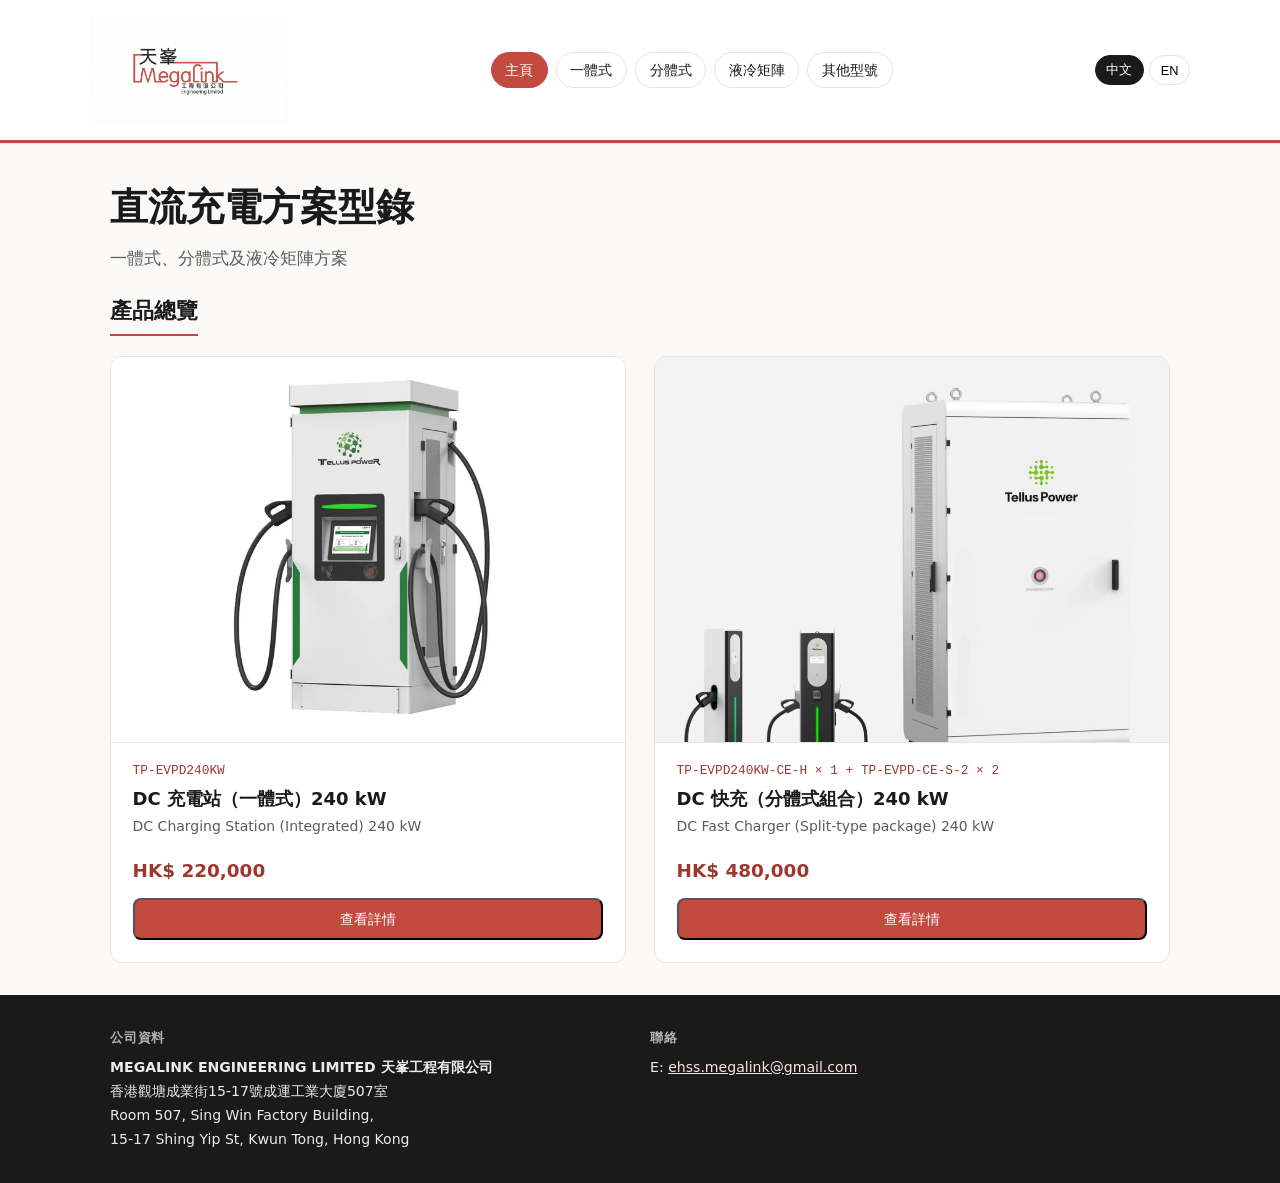
<file: index.html>
<!DOCTYPE html>
<html lang="zh-Hant" data-lang="zh">
  <head>
    <meta charset="utf-8" />
    <meta name="viewport" content="width=device-width, initial-scale=1" />
    <title>直流充電方案型錄 | MEGALINK ENGINEERING LIMITED</title>
    <meta name="description" content="240kW DC charging solutions with integrated, split-type and liquid matrix models." />
    <link rel="stylesheet" href="styles.css" />
    <link rel="icon" href="assets/logo.png" type="image/png" />
  </head>
  <body>
    <header class="site-header">
      <div class="wrap header-inner">
        <a class="logo-wrap" href="index.html" aria-label="MEGALINK ENGINEERING LIMITED 首頁">
          <img src="assets/logo.png" alt="MEGALINK ENGINEERING LIMITED 天峯工程有限公司標誌" />
        </a>
        <nav class="top-nav" aria-label="主選單">
          <button class="nav-link active" type="button" data-tab-target="tab-home"><span class="lang-zh">主頁</span><span class="lang-en">Home</span></button>
          <button class="nav-link" type="button" data-tab-target="tab-integrated"><span class="lang-zh">一體式</span><span class="lang-en">Integrated</span></button>
          <button class="nav-link" type="button" data-tab-target="tab-split"><span class="lang-zh">分體式</span><span class="lang-en">Split Type</span></button>
          <button class="nav-link" type="button" data-tab-target="tab-liquid-matrix"><span class="lang-zh">液冷矩陣</span><span class="lang-en">Liquid Matrix</span></button>
          <button class="nav-link" type="button" data-tab-target="tab-other"><span class="lang-zh">其他型號</span><span class="lang-en">Other models</span></button>
        </nav>
        <div class="lang-switch" aria-label="Language switch">
          <button class="lang-btn active" type="button" data-lang-choice="zh">中文</button>
          <button class="lang-btn" type="button" data-lang-choice="en">EN</button>
        </div>
      </div>
    </header>

    <main class="wrap tab-shell">
      <section class="tab-panel active" id="tab-home">
        <div class="hero hero-home">
        <h1>
          <span class="lang-zh">直流充電方案型錄</span>
          <span class="lang-en">DC Charging Solutions Catalogue</span>
        </h1>
        <p class="hero-en">
          <span class="lang-zh">一體式、分體式及液冷矩陣方案</span>
          <span class="lang-en">Integrated, split-type and liquid matrix systems</span>
        </p>
        </div>
        <h2 class="section-title">
          <span class="lang-zh">產品總覽</span>
          <span class="lang-en">Product overview</span>
        </h2>
        <div class="catalog-grid">
          <article class="product-card">
            <figure class="product-photo">
              <img src="catalog/images/dc240-integrated.jpeg" alt="DC 充電站（一體式）TP-EVPD240KW 240kW" />
            </figure>
            <div class="product-body">
              <p class="model">TP-EVPD240KW</p>
              <h3>DC 充電站（一體式）240 kW</h3>
              <p class="product-subtitle">DC Charging Station (Integrated) 240 kW</p>
              <p class="price-tag">HK$ 220,000</p>
              <button class="btn" type="button" data-tab-target="tab-integrated"><span class="lang-zh">查看詳情</span><span class="lang-en">View details</span></button>
            </div>
          </article>

          <article class="product-card">
            <figure class="product-photo">
              <img src="catalog/images/dc240-split-type.png" alt="DC 快充（分體式組合）240kW" />
            </figure>
            <div class="product-body">
              <p class="model">TP-EVPD240KW-CE-H × 1 + TP-EVPD-CE-S-2 × 2</p>
              <h3>DC 快充（分體式組合）240 kW</h3>
              <p class="product-subtitle">DC Fast Charger (Split-type package) 240 kW</p>
              <p class="price-tag">HK$ 480,000</p>
              <button class="btn" type="button" data-tab-target="tab-split"><span class="lang-zh">查看詳情</span><span class="lang-en">View details</span></button>
            </div>
          </article>
        </div>
      </section>

      <section id="tab-integrated" class="tab-panel info-section">
        <h2 class="section-title section-title--flush"><span class="lang-zh">一體式規格</span><span class="lang-en">Integrated specs</span></h2>
        <div class="spec-layout">
          <figure class="product-photo spec-photo">
            <img src="catalog/images/dc240-integrated.jpeg" alt="DC 充電站（一體式）TP-EVPD240KW 240kW" />
          </figure>
          <ul class="detail-list spec-list">
            <li><span class="detail-label">型號 Model</span><span class="detail-value">TP-EVPD240KW</span></li>
            <li><span class="detail-label">價錢 Price</span><span class="detail-value">HK$ 220,000</span></li>
            <li><span class="detail-label">輸入電壓 Input voltage</span><span class="detail-value">380/400 V AC ±15%, 50/60 Hz</span></li>
            <li><span class="detail-label">輸入電流 Input current</span><span class="detail-value">400 A</span></li>
            <li><span class="detail-label">輸出電壓 Output voltage</span><span class="detail-value">150 ~ 1000 V DC</span></li>
            <li><span class="detail-label">最大輸出電流 Max output current</span><span class="detail-value">CCS2: 350 A</span></li>
            <li><span class="detail-label">接頭數量 Connectors</span><span class="detail-value">2</span></li>
            <li><span class="detail-label">效率 Efficiency</span><span class="detail-value">>=96% at nominal output power</span></li>
            <li><span class="detail-label">尺寸 Dimensions</span><span class="detail-value">1218 × 966 × 1960 mm</span></li>
            <li><span class="detail-label">重量 Weight</span><span class="detail-value">580 kg</span></li>
            <li><span class="detail-label">防護等級 Protection</span><span class="detail-value">IP54, IK10 (screen excluded)</span></li>
            <li><span class="detail-label">通訊 Communication</span><span class="detail-value">Ethernet, Wi‑Fi, 4G / OCPP 1.6J (2.0.1 optional)</span></li>
            <li><span class="detail-label">操作溫度 Operating temp</span><span class="detail-value">-20°C ~ 50°C</span></li>
            <li><span class="detail-label">交期 Lead time</span><span class="detail-value">30–45 working days</span></li>
          </ul>
        </div>
      </section>

      <section id="tab-split" class="tab-panel info-section">
        <h2 class="section-title section-title--flush"><span class="lang-zh">分體式規格</span><span class="lang-en">Split-type specs</span></h2>
        <div class="spec-layout">
          <figure class="product-photo spec-photo">
            <img src="catalog/images/dc240-split-type.png" alt="DC 快充（分體式組合）240kW" />
          </figure>
          <ul class="detail-list spec-list">
            <li><span class="detail-label">型號 Model</span><span class="detail-value">TP-EVPD240KW-CE-H × 1 + TP-EVPD-CE-S-2 × 2</span></li>
            <li><span class="detail-label">價錢 Price</span><span class="detail-value">HK$ 480,000</span></li>
            <li><span class="detail-label">主機功率 Main power</span><span class="detail-value">240 kW</span></li>
            <li><span class="detail-label">輸入電壓 Input voltage</span><span class="detail-value">380/400 V AC, 50/60 Hz</span></li>
            <li><span class="detail-label">輸入電流 Input current</span><span class="detail-value">380 A</span></li>
            <li><span class="detail-label">輸出電壓 Output voltage</span><span class="detail-value">150 ~ 1000 V DC</span></li>
            <li><span class="detail-label">最大輸出電流 Max output current</span><span class="detail-value">800 A (main cabinet)</span></li>
            <li><span class="detail-label">最多輸出端 Max outputs</span><span class="detail-value">Up to 4 outputs</span></li>
            <li><span class="detail-label">主機尺寸 Dimensions</span><span class="detail-value">1000 × 950 × 2000 mm</span></li>
            <li><span class="detail-label">主機重量 Weight</span><span class="detail-value">669.5 kg</span></li>
            <li><span class="detail-label">分配終端 Dispenser</span><span class="detail-value">Dual connector dispenser × 2</span></li>
            <li><span class="detail-label">終端最大輸出電流 Dispenser current</span><span class="detail-value">CCS2: 350 A</span></li>
            <li><span class="detail-label">防護等級 Protection</span><span class="detail-value">IP54, IK10 (screen excluded)</span></li>
            <li><span class="detail-label">操作溫度 Operating temp</span><span class="detail-value">-25°C ~ 50°C</span></li>
            <li><span class="detail-label">交期 Lead time</span><span class="detail-value">45–60 working days</span></li>
          </ul>
        </div>
      </section>

      <section id="tab-other" class="tab-panel info-section">
        <h2 class="section-title section-title--flush"><span class="lang-zh">其他產品型號</span><span class="lang-en">Other product models</span></h2>
        <div class="catalog-grid other-grid">
          <article class="product-card">
            <figure class="product-photo"><img src="catalog/images/liquid-matrix.png" alt="液冷矩陣系統產品圖" /></figure>
            <div class="product-body">
              <p class="model">Liquid Cooling Matrix</p>
              <h3>液冷矩陣</h3>
              <p class="product-subtitle">Distributed charger system with liquid cooling dispensers</p>
              <button class="btn" type="button" data-tab-target="tab-liquid-matrix"><span class="lang-zh">查看詳情</span><span class="lang-en">View details</span></button>
            </div>
          </article>
          <article class="product-card">
            <figure class="product-photo"><img src="catalog/images/spec_0_0.jpeg" alt="200kW 及 240kW 一體式產品圖" /></figure>
            <div class="product-body">
              <p class="model">Integrated Series</p>
              <h3>一體式 200 - 240 kW</h3>
              <p class="product-subtitle">Floor mounted, dual connector</p>
              <button class="btn" type="button" data-other-target="other-integrated"><span class="lang-zh">查看詳情</span><span class="lang-en">View details</span></button>
            </div>
          </article>
          <article class="product-card">
            <figure class="product-photo"><img src="catalog/images/spec_2_0.jpeg" alt="240–480kW 分體式主機及分配終端產品圖" /></figure>
            <div class="product-body">
              <p class="model">Distributed 240–480 kW</p>
              <h3>分體式 240–480 kW 系列</h3>
              <p class="product-subtitle">Main power cabinet + dispenser</p>
              <button class="btn" type="button" data-other-target="other-240-480"><span class="lang-zh">查看詳情</span><span class="lang-en">View details</span></button>
            </div>
          </article>
          <article class="product-card">
            <figure class="product-photo"><img src="catalog/images/spec_4_0.jpeg" alt="600–1200kW 分體式主機及液冷終端產品圖" /></figure>
            <div class="product-body">
              <p class="model">Distributed 600–1200 kW</p>
              <h3>分體式 600–1200 kW 系列</h3>
              <p class="product-subtitle">Supports CCS2 dispenser and liquid cooling option</p>
              <button class="btn" type="button" data-other-target="other-600-1200"><span class="lang-zh">查看詳情</span><span class="lang-en">View details</span></button>
            </div>
          </article>
        </div>
        <div class="other-details">
          <article id="other-integrated" class="other-detail active">
            <h3>一體式 Integrated (200 - 240 kW)</h3>
            <ul class="detail-list spec-list">
              <li><span class="detail-label">型號 Model</span><span class="detail-value">TP-EVPD200KW, TP-EVPD240KW</span></li>
              <li><span class="detail-label">類型 Type</span><span class="detail-value">Dual connector, floor mounted</span></li>
              <li><span class="detail-label">輸入電壓 Input voltage</span><span class="detail-value">380/400 V AC (±15%), 50/60 Hz</span></li>
              <li><span class="detail-label">輸入電流 Input current</span><span class="detail-value">335 A (200kW) / 400 A (240kW)</span></li>
              <li><span class="detail-label">功率因數 Power factor</span><span class="detail-value">>=0.98 @ 50% ~ 100% output power</span></li>
              <li><span class="detail-label">效率 Efficiency</span><span class="detail-value">>=96% at nominal output power</span></li>
              <li><span class="detail-label">THD</span><span class="detail-value"><5% @ 50% ~ 100% full load output power</span></li>
              <li><span class="detail-label">共通輸出範圍</span><span class="detail-value">150 ~ 1000 V DC</span></li>
              <li><span class="detail-label">最大輸出電流 Max output current</span><span class="detail-value">CCS2: 350 A | GBT: 350 A | CHAdeMO: 200 A</span></li>
              <li><span class="detail-label">接頭規格 Connector</span><span class="detail-value">CCS2 / GBT / CHAdeMO options</span></li>
              <li><span class="detail-label">接頭數量 Connectors quantity</span><span class="detail-value">2</span></li>
              <li><span class="detail-label">螢幕 Display</span><span class="detail-value">10 inch LCD touch screen</span></li>
              <li><span class="detail-label">認證/支付 Auth & payment</span><span class="detail-value">RFID, MAC authentication, QR code, credit card (optional)</span></li>
              <li><span class="detail-label">尺寸 Dimension</span><span class="detail-value">1218 x 966 x 1960 mm</span></li>
              <li><span class="detail-label">重量 Weight</span><span class="detail-value">540 kg (200kW) / 580 kg (240kW)</span></li>
              <li><span class="detail-label">線長 Cable length</span><span class="detail-value">CCS2 / GBT / CHAdeMO: 5 m</span></li>
              <li><span class="detail-label">通訊 Communication</span><span class="detail-value">Ethernet, Wi‑Fi, 4G; OCPP 1.6J (2.0.1 optional)</span></li>
              <li><span class="detail-label">環境 Environment</span><span class="detail-value">-20°C ~ 50°C, altitude <=2000m, humidity 5%~95%</span></li>
              <li><span class="detail-label">防護與標準</span><span class="detail-value">IP54, IK10, CE; IEC 61851-1/23/21-2</span></li>
            </ul>
          </article>
          <article id="other-240-480" class="other-detail">
            <h3>分體式 Distributed (240–480 kW)</h3>
            <ul class="detail-list spec-list">
              <li><span class="detail-label">主機型號 Models</span><span class="detail-value">TP-EVPD240KW-CE-H / 250KW-CE-H / 300KW-CE-H / 360KW-CE-H / 480KW-CE-H</span></li>
              <li><span class="detail-label">分配終端 Dispenser</span><span class="detail-value">TP-EVPD-CE-S</span></li>
              <li><span class="detail-label">輸入電壓 Input voltage</span><span class="detail-value">380/400 V AC, 50/60 Hz</span></li>
              <li><span class="detail-label">供電系統</span><span class="detail-value">L1+L2+L3+N+PE, TN/TT</span></li>
              <li><span class="detail-label">輸入電流 Input current</span><span class="detail-value">380 A / 400 A / 470 A / 2x300 A / 2x380 A</span></li>
              <li><span class="detail-label">功率因數/THD</span><span class="detail-value">Power factor >0.98 @ full load, THD <5%</span></li>
              <li><span class="detail-label">輸出電壓 Output voltage</span><span class="detail-value">150 ~ 1000 V DC</span></li>
              <li><span class="detail-label">最大輸出電流</span><span class="detail-value">800 A / 900 A / 1000 A / 1200 A / 1400 A</span></li>
              <li><span class="detail-label">效率 Efficiency</span><span class="detail-value">>=96% at nominal output power</span></li>
              <li><span class="detail-label">最多輸出端</span><span class="detail-value">Up to 4 outputs</span></li>
              <li><span class="detail-label">主機尺寸</span><span class="detail-value">240~300kW: 1000 x 950 x 2000 mm; 360~480kW: 1180 x 1100 x 2000 mm</span></li>
              <li><span class="detail-label">主機重量</span><span class="detail-value">669.5 / 689.5 / 709.5 / 749.5 / 769.5 kg</span></li>
              <li><span class="detail-label">通訊協議</span><span class="detail-value">OCPP 1.6J (OCPP 2.0.1 optional)</span></li>
              <li><span class="detail-label">防護與環境</span><span class="detail-value">IP54, IK10; -25°C ~ 50°C; altitude <=2000m</span></li>
            </ul>
          </article>
          <article id="other-600-1200" class="other-detail">
            <h3>分體式 Distributed (600–1200 kW)</h3>
            <ul class="detail-list spec-list">
              <li><span class="detail-label">主機型號 Models</span><span class="detail-value">TP-EVPD600KW-CE-H / 720KW-CE-H / 800KW-CE-H / 960KW-CE-H / 1200KW-CE-H</span></li>
              <li><span class="detail-label">分配終端</span><span class="detail-value">TP-EVPD-CE-S, TP-EVPD-CE-S-L (liquid cooling)</span></li>
              <li><span class="detail-label">輸入電壓 Input voltage</span><span class="detail-value">380/400 V AC ±15%, 50/60 Hz</span></li>
              <li><span class="detail-label">供電系統</span><span class="detail-value">L1+L2+L3+N+PE, TN/TT</span></li>
              <li><span class="detail-label">輸入電流 Input current</span><span class="detail-value">2x465 / 2x558 / 3x413 / 3x496 / 4x465 A</span></li>
              <li><span class="detail-label">輸出電壓 Output voltage</span><span class="detail-value">150 ~ 1000 V DC</span></li>
              <li><span class="detail-label">最大輸出電流</span><span class="detail-value">2000 A / 2400 A / 2660 A / 3200 A / 3990 A</span></li>
              <li><span class="detail-label">最大終端支援</span><span class="detail-value">6 to 12 connectors (by model)</span></li>
              <li><span class="detail-label">效率 / 功率因數</span><span class="detail-value">>=96% efficiency, power factor >0.98, THD <5%</span></li>
              <li><span class="detail-label">網絡通訊</span><span class="detail-value">Ethernet, Wi‑Fi, 4G; OCPP 1.6J (2.0.1 optional)</span></li>
              <li><span class="detail-label">主機尺寸</span><span class="detail-value">2100 x 1314 x 2270 mm</span></li>
              <li><span class="detail-label">主機重量</span><span class="detail-value">1212 / 1292 / 1212 / 1292 / 1412 kg</span></li>
              <li><span class="detail-label">冷卻與防護</span><span class="detail-value">Forced air-cooling, IP54, -25°C ~ 50°C</span></li>
              <li><span class="detail-label">備註 Note</span><span class="detail-value">實際方案可按項目需求提供書面報價。 Written quotation is available based on project requirements.</span></li>
            </ul>
          </article>
          <article id="other-liquid-matrix" class="other-detail">
            <h3>液冷矩陣 Liquid Cooling Matrix</h3>
            <ul class="detail-list spec-list">
              <li><span class="detail-label">系統定位 System</span><span class="detail-value">Distributed Charger System (high-power matrix architecture)</span></li>
              <li><span class="detail-label">主機型號 Models</span><span class="detail-value">TP-EVPD600KW-CE-H / 720KW-CE-H / 800KW-CE-H / 960KW-CE-H / 1200KW-CE-H</span></li>
              <li><span class="detail-label">液冷終端 Liquid-cooled dispenser</span><span class="detail-value">TP-EVPD-CE-S-L</span></li>
              <li><span class="detail-label">一般終端 Standard dispenser</span><span class="detail-value">TP-EVPD-CE-S</span></li>
              <li><span class="detail-label">輸出電壓 Output voltage</span><span class="detail-value">150 ~ 1000 V DC</span></li>
              <li><span class="detail-label">最大輸出電流 Matrix range</span><span class="detail-value">2000 A to 3990 A (by cabinet model)</span></li>
              <li><span class="detail-label">最大終端支援</span><span class="detail-value">Up to 12 connectors (model dependent)</span></li>
              <li><span class="detail-label">冷卻方式 Cooling</span><span class="detail-value">Forced air-cooling cabinet + liquid-cooling dispenser option</span></li>
              <li><span class="detail-label">通訊與協議</span><span class="detail-value">Ethernet / Wi‑Fi / 4G, OCPP 1.6J (2.0.1 optional)</span></li>
              <li><span class="detail-label">備註 Note</span><span class="detail-value">實際方案可按項目需求提供書面報價。 Written quotation is available based on project requirements.</span></li>
            </ul>
          </article>
        </div>
      </section>

      <section id="tab-liquid-matrix" class="tab-panel info-section">
        <h2 class="section-title section-title--flush"><span class="lang-zh">液冷矩陣</span><span class="lang-en">Liquid Cooling Matrix</span></h2>
        <div class="spec-layout">
          <figure class="product-photo spec-photo liquid-photo">
            <img src="catalog/images/liquid-matrix.png" alt="液冷矩陣系統產品圖" />
          </figure>
          <ul class="detail-list spec-list">
            <li><span class="detail-label">系統定位 System</span><span class="detail-value">Distributed Charger System (high-power matrix architecture)</span></li>
            <li><span class="detail-label">主機型號 Models</span><span class="detail-value">TP-EVPD600KW-CE-H / 720KW-CE-H / 800KW-CE-H / 960KW-CE-H / 1200KW-CE-H</span></li>
            <li><span class="detail-label">液冷終端 Liquid-cooled dispenser</span><span class="detail-value">TP-EVPD-CE-S-L</span></li>
            <li><span class="detail-label">一般終端 Standard dispenser</span><span class="detail-value">TP-EVPD-CE-S</span></li>
            <li><span class="detail-label">輸出電壓 Output voltage</span><span class="detail-value">150 ~ 1000 V DC</span></li>
            <li><span class="detail-label">最大輸出電流 Matrix range</span><span class="detail-value">2000 A to 3990 A (by cabinet model)</span></li>
            <li><span class="detail-label">最大終端支援</span><span class="detail-value">Up to 12 connectors (model dependent)</span></li>
            <li><span class="detail-label">冷卻方式 Cooling</span><span class="detail-value">Forced air-cooling cabinet + liquid-cooling dispenser option</span></li>
            <li><span class="detail-label">通訊與協議</span><span class="detail-value">Ethernet / Wi‑Fi / 4G, OCPP 1.6J (2.0.1 optional)</span></li>
            <li><span class="detail-label">備註 Note</span><span class="detail-value">實際方案可按項目需求提供書面報價。 Written quotation is available based on project requirements.</span></li>
          </ul>
        </div>
      </section>
    </main>

    <footer class="site-footer">
      <div class="wrap">
        <div class="footer-block">
          <h4><span class="lang-zh">公司資料</span><span class="lang-en">Company</span></h4>
          <address>
            <strong>MEGALINK ENGINEERING LIMITED 天峯工程有限公司</strong><br />
            香港觀塘成業街15-17號成運工業大廈507室<br />
            Room 507, Sing Win Factory Building,<br />
            15-17 Shing Yip St, Kwun Tong, Hong Kong
          </address>
        </div>
        <div class="footer-block">
          <h4><span class="lang-zh">聯絡</span><span class="lang-en">Contact</span></h4>
          <address>
            E: <a href="mailto:ehss.megalink@gmail.com">ehss.megalink@gmail.com</a>
          </address>
        </div>
      </div>
    </footer>
    <script>
      const tabButtons = document.querySelectorAll("[data-tab-target]");
      const panels = document.querySelectorAll(".tab-panel");
      function activateTab(targetId) {
        panels.forEach((panel) => panel.classList.toggle("active", panel.id === targetId));
        tabButtons.forEach((button) => button.classList.toggle("active", button.dataset.tabTarget === targetId));
      }
      tabButtons.forEach((button) => {
        button.addEventListener("click", () => activateTab(button.dataset.tabTarget));
      });
      const otherButtons = document.querySelectorAll("[data-other-target]");
      const otherPanels = document.querySelectorAll(".other-detail");
      function activateOther(targetId) {
        otherPanels.forEach((panel) => panel.classList.toggle("active", panel.id === targetId));
      }
      otherButtons.forEach((button) => {
        button.addEventListener("click", () => activateOther(button.dataset.otherTarget));
      });
      const langButtons = document.querySelectorAll("[data-lang-choice]");
      const bilingualScopes = [document.querySelector("main"), document.querySelector("footer")].filter(Boolean);
      function sanitizeEnglishText(text) {
        return text
          .replace(/[\u3400-\u9FFF\uF900-\uFAFF]/g, "")
          .replace(/\s{2,}/g, " ")
          .trimStart();
      }
      function traverseTextNodes(root, callback) {
        const walker = document.createTreeWalker(root, NodeFilter.SHOW_TEXT);
        let node = walker.nextNode();
        while (node) {
          callback(node);
          node = walker.nextNode();
        }
      }
      function switchTextLanguage(lang) {
        bilingualScopes.forEach((scope) => {
          traverseTextNodes(scope, (node) => {
            if (!node.parentElement || ["SCRIPT", "STYLE"].includes(node.parentElement.tagName)) return;
            if (node.__origText === undefined) node.__origText = node.nodeValue;
            node.nodeValue = lang === "en" ? sanitizeEnglishText(node.__origText) : node.__origText;
          });
        });
      }
      function applyLanguage(lang) {
        document.documentElement.setAttribute("data-lang", lang);
        document.documentElement.lang = lang === "en" ? "en" : "zh-Hant";
        langButtons.forEach((btn) => btn.classList.toggle("active", btn.dataset.langChoice === lang));
        switchTextLanguage(lang);
        localStorage.setItem("siteLang", lang);
      }
      langButtons.forEach((btn) => btn.addEventListener("click", () => applyLanguage(btn.dataset.langChoice)));
      applyLanguage(localStorage.getItem("siteLang") || "zh");
    </script>
  </body>
</html>
</file>
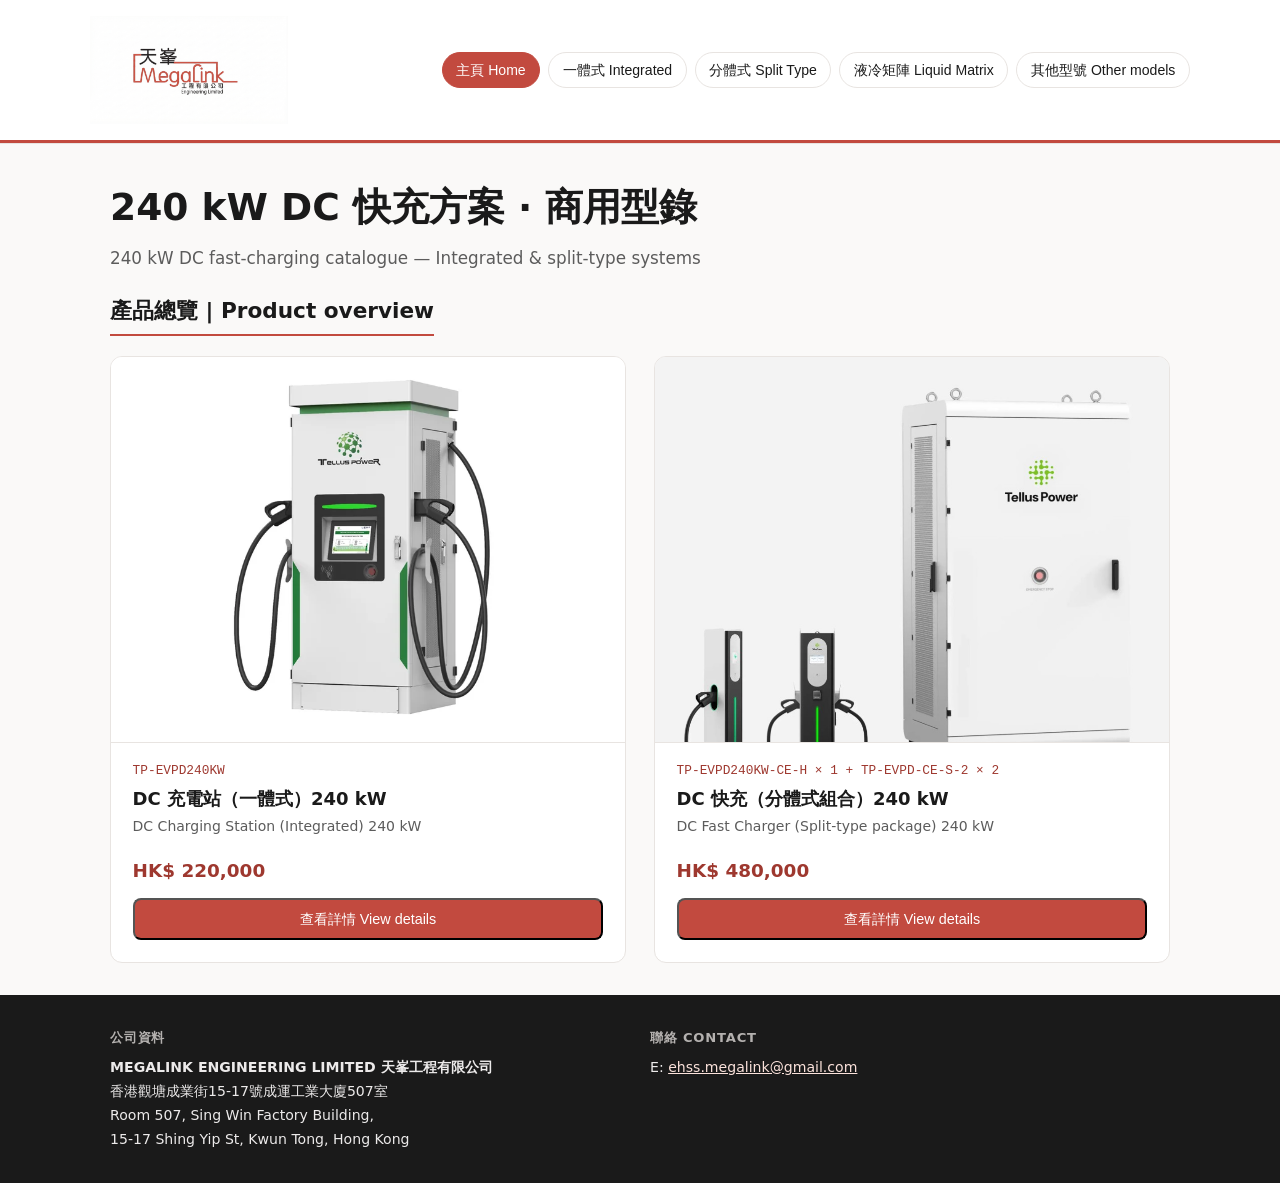
<file: index-en.html>
<!DOCTYPE html>
<html lang="zh-Hant">
  <head>
    <meta charset="utf-8" />
    <meta name="viewport" content="width=device-width, initial-scale=1" />
    <title>240kW 直流快充方案 | MEGALINK ENGINEERING LIMITED</title>
    <meta name="description" content="240kW DC 充電方案單頁網站，包含一體式與分體式產品資訊。" />
    <link rel="stylesheet" href="styles.css" />
    <link rel="icon" href="assets/logo.png" type="image/png" />
  </head>
  <body>
    <header class="site-header">
      <div class="wrap header-inner">
        <a class="logo-wrap" href="index.html" aria-label="MEGALINK ENGINEERING LIMITED 首頁">
          <img src="assets/logo.png" alt="MEGALINK ENGINEERING LIMITED 天峯工程有限公司標誌" />
        </a>
        <nav class="top-nav" aria-label="主選單">
          <button class="nav-link active" type="button" data-tab-target="tab-home">主頁 Home</button>
          <button class="nav-link" type="button" data-tab-target="tab-integrated">一體式 Integrated</button>
          <button class="nav-link" type="button" data-tab-target="tab-split">分體式 Split Type</button>
          <button class="nav-link" type="button" data-tab-target="tab-liquid-matrix">液冷矩陣 Liquid Matrix</button>
          <button class="nav-link" type="button" data-tab-target="tab-other">其他型號 Other models</button>
        </nav>
      </div>
    </header>

    <main class="wrap tab-shell">
      <section class="tab-panel active" id="tab-home">
        <div class="hero hero-home">
        <h1>240 kW DC 快充方案 · 商用型錄</h1>
        <p class="hero-en">240 kW DC fast-charging catalogue — Integrated &amp; split-type systems</p>
        </div>
        <h2 class="section-title">產品總覽 <span lang="en">| Product overview</span></h2>
        <div class="catalog-grid">
          <article class="product-card">
            <figure class="product-photo">
              <img src="catalog/images/dc240-integrated.jpeg" alt="DC 充電站（一體式）TP-EVPD240KW 240kW" />
            </figure>
            <div class="product-body">
              <p class="model">TP-EVPD240KW</p>
              <h3>DC 充電站（一體式）240 kW</h3>
              <p class="product-subtitle">DC Charging Station (Integrated) 240 kW</p>
              <p class="price-tag">HK$ 220,000</p>
              <button class="btn" type="button" data-tab-target="tab-integrated">查看詳情 View details</button>
            </div>
          </article>

          <article class="product-card">
            <figure class="product-photo">
              <img src="catalog/images/dc240-split-type.png" alt="DC 快充（分體式組合）240kW" />
            </figure>
            <div class="product-body">
              <p class="model">TP-EVPD240KW-CE-H × 1 + TP-EVPD-CE-S-2 × 2</p>
              <h3>DC 快充（分體式組合）240 kW</h3>
              <p class="product-subtitle">DC Fast Charger (Split-type package) 240 kW</p>
              <p class="price-tag">HK$ 480,000</p>
              <button class="btn" type="button" data-tab-target="tab-split">查看詳情 View details</button>
            </div>
          </article>
        </div>
      </section>

      <section id="tab-integrated" class="tab-panel info-section">
        <h2 class="section-title section-title--flush">一體式規格 <span lang="en">| Integrated specs</span></h2>
        <div class="spec-layout">
          <figure class="product-photo spec-photo">
            <img src="catalog/images/dc240-integrated.jpeg" alt="DC 充電站（一體式）TP-EVPD240KW 240kW" />
          </figure>
          <ul class="detail-list spec-list">
            <li><span class="detail-label">型號 Model</span><span class="detail-value">TP-EVPD240KW</span></li>
            <li><span class="detail-label">價錢 Price</span><span class="detail-value">HK$ 220,000</span></li>
            <li><span class="detail-label">輸入電壓 Input voltage</span><span class="detail-value">380/400 V AC ±15%, 50/60 Hz</span></li>
            <li><span class="detail-label">輸入電流 Input current</span><span class="detail-value">400 A</span></li>
            <li><span class="detail-label">輸出電壓 Output voltage</span><span class="detail-value">150 ~ 1000 V DC</span></li>
            <li><span class="detail-label">最大輸出電流 Max output current</span><span class="detail-value">CCS2: 350 A</span></li>
            <li><span class="detail-label">接頭數量 Connectors</span><span class="detail-value">2</span></li>
            <li><span class="detail-label">效率 Efficiency</span><span class="detail-value">>=96% at nominal output power</span></li>
            <li><span class="detail-label">尺寸 Dimensions</span><span class="detail-value">1218 × 966 × 1960 mm</span></li>
            <li><span class="detail-label">重量 Weight</span><span class="detail-value">580 kg</span></li>
            <li><span class="detail-label">防護等級 Protection</span><span class="detail-value">IP54, IK10 (screen excluded)</span></li>
            <li><span class="detail-label">通訊 Communication</span><span class="detail-value">Ethernet, Wi‑Fi, 4G / OCPP 1.6J (2.0.1 optional)</span></li>
            <li><span class="detail-label">操作溫度 Operating temp</span><span class="detail-value">-20°C ~ 50°C</span></li>
            <li><span class="detail-label">交期 Lead time</span><span class="detail-value">30–45 working days</span></li>
          </ul>
        </div>
      </section>

      <section id="tab-split" class="tab-panel info-section">
        <h2 class="section-title section-title--flush">分體式規格 <span lang="en">| Split-type specs</span></h2>
        <div class="spec-layout">
          <figure class="product-photo spec-photo">
            <img src="catalog/images/dc240-split-type.png" alt="DC 快充（分體式組合）240kW" />
          </figure>
          <ul class="detail-list spec-list">
            <li><span class="detail-label">型號 Model</span><span class="detail-value">TP-EVPD240KW-CE-H × 1 + TP-EVPD-CE-S-2 × 2</span></li>
            <li><span class="detail-label">價錢 Price</span><span class="detail-value">HK$ 480,000</span></li>
            <li><span class="detail-label">主機功率 Main power</span><span class="detail-value">240 kW</span></li>
            <li><span class="detail-label">輸入電壓 Input voltage</span><span class="detail-value">380/400 V AC, 50/60 Hz</span></li>
            <li><span class="detail-label">輸入電流 Input current</span><span class="detail-value">380 A</span></li>
            <li><span class="detail-label">輸出電壓 Output voltage</span><span class="detail-value">150 ~ 1000 V DC</span></li>
            <li><span class="detail-label">最大輸出電流 Max output current</span><span class="detail-value">800 A (main cabinet)</span></li>
            <li><span class="detail-label">最多輸出端 Max outputs</span><span class="detail-value">Up to 4 outputs</span></li>
            <li><span class="detail-label">主機尺寸 Dimensions</span><span class="detail-value">1000 × 950 × 2000 mm</span></li>
            <li><span class="detail-label">主機重量 Weight</span><span class="detail-value">669.5 kg</span></li>
            <li><span class="detail-label">分配終端 Dispenser</span><span class="detail-value">Dual connector dispenser × 2</span></li>
            <li><span class="detail-label">終端最大輸出電流 Dispenser current</span><span class="detail-value">CCS2: 350 A</span></li>
            <li><span class="detail-label">防護等級 Protection</span><span class="detail-value">IP54, IK10 (screen excluded)</span></li>
            <li><span class="detail-label">操作溫度 Operating temp</span><span class="detail-value">-25°C ~ 50°C</span></li>
            <li><span class="detail-label">交期 Lead time</span><span class="detail-value">45–60 working days</span></li>
          </ul>
        </div>
      </section>

      <section id="tab-other" class="tab-panel info-section">
        <h2 class="section-title section-title--flush">其他產品型號 <span lang="en">| Other product models</span></h2>
        <div class="catalog-grid other-grid">
          <article class="product-card">
            <figure class="product-photo"><img src="catalog/images/spec_4_0.jpeg" alt="液冷矩陣系統產品圖" /></figure>
            <div class="product-body">
              <p class="model">Liquid Cooling Matrix</p>
              <h3>液冷矩陣</h3>
              <p class="product-subtitle">Distributed charger system with liquid cooling dispensers</p>
              <button class="btn" type="button" data-tab-target="tab-liquid-matrix">查看詳情 View details</button>
            </div>
          </article>
          <article class="product-card">
            <figure class="product-photo"><img src="catalog/images/spec_0_0.jpeg" alt="200kW 及 240kW 一體式產品圖" /></figure>
            <div class="product-body">
              <p class="model">Integrated Series</p>
              <h3>一體式 200 - 240 kW</h3>
              <p class="product-subtitle">Floor mounted, dual connector</p>
              <button class="btn" type="button" data-other-target="other-integrated">查看詳情 View details</button>
            </div>
          </article>
          <article class="product-card">
            <figure class="product-photo"><img src="catalog/images/spec_2_0.jpeg" alt="240–480kW 分體式主機及分配終端產品圖" /></figure>
            <div class="product-body">
              <p class="model">Distributed 240–480 kW</p>
              <h3>分體式 240–480 kW 系列</h3>
              <p class="product-subtitle">Main power cabinet + dispenser</p>
              <button class="btn" type="button" data-other-target="other-240-480">查看詳情 View details</button>
            </div>
          </article>
          <article class="product-card">
            <figure class="product-photo"><img src="catalog/images/spec_4_0.jpeg" alt="600–1200kW 分體式主機及液冷終端產品圖" /></figure>
            <div class="product-body">
              <p class="model">Distributed 600–1200 kW</p>
              <h3>分體式 600–1200 kW 系列</h3>
              <p class="product-subtitle">Supports CCS2 dispenser and liquid cooling option</p>
              <button class="btn" type="button" data-other-target="other-600-1200">查看詳情 View details</button>
            </div>
          </article>
        </div>
        <div class="other-details">
          <article id="other-integrated" class="other-detail active">
            <h3>一體式 Integrated (200 - 240 kW)</h3>
            <ul class="detail-list spec-list">
              <li><span class="detail-label">型號 Model</span><span class="detail-value">TP-EVPD200KW, TP-EVPD240KW</span></li>
              <li><span class="detail-label">類型 Type</span><span class="detail-value">Dual connector, floor mounted</span></li>
              <li><span class="detail-label">輸入電壓 Input voltage</span><span class="detail-value">380/400 V AC (±15%), 50/60 Hz</span></li>
              <li><span class="detail-label">輸入電流 Input current</span><span class="detail-value">335 A (200kW) / 400 A (240kW)</span></li>
              <li><span class="detail-label">功率因數 Power factor</span><span class="detail-value">>=0.98 @ 50% ~ 100% output power</span></li>
              <li><span class="detail-label">效率 Efficiency</span><span class="detail-value">>=96% at nominal output power</span></li>
              <li><span class="detail-label">THD</span><span class="detail-value"><5% @ 50% ~ 100% full load output power</span></li>
              <li><span class="detail-label">共通輸出範圍</span><span class="detail-value">150 ~ 1000 V DC</span></li>
              <li><span class="detail-label">最大輸出電流 Max output current</span><span class="detail-value">CCS2: 350 A | GBT: 350 A | CHAdeMO: 200 A</span></li>
              <li><span class="detail-label">接頭規格 Connector</span><span class="detail-value">CCS2 / GBT / CHAdeMO options</span></li>
              <li><span class="detail-label">接頭數量 Connectors quantity</span><span class="detail-value">2</span></li>
              <li><span class="detail-label">螢幕 Display</span><span class="detail-value">10 inch LCD touch screen</span></li>
              <li><span class="detail-label">認證/支付 Auth & payment</span><span class="detail-value">RFID, MAC authentication, QR code, credit card (optional)</span></li>
              <li><span class="detail-label">尺寸 Dimension</span><span class="detail-value">1218 x 966 x 1960 mm</span></li>
              <li><span class="detail-label">重量 Weight</span><span class="detail-value">540 kg (200kW) / 580 kg (240kW)</span></li>
              <li><span class="detail-label">線長 Cable length</span><span class="detail-value">CCS2 / GBT / CHAdeMO: 5 m</span></li>
              <li><span class="detail-label">通訊 Communication</span><span class="detail-value">Ethernet, Wi‑Fi, 4G; OCPP 1.6J (2.0.1 optional)</span></li>
              <li><span class="detail-label">環境 Environment</span><span class="detail-value">-20°C ~ 50°C, altitude <=2000m, humidity 5%~95%</span></li>
              <li><span class="detail-label">防護與標準</span><span class="detail-value">IP54, IK10, CE; IEC 61851-1/23/21-2</span></li>
            </ul>
          </article>
          <article id="other-240-480" class="other-detail">
            <h3>分體式 Distributed (240–480 kW)</h3>
            <ul class="detail-list spec-list">
              <li><span class="detail-label">主機型號 Models</span><span class="detail-value">TP-EVPD240KW-CE-H / 250KW-CE-H / 300KW-CE-H / 360KW-CE-H / 480KW-CE-H</span></li>
              <li><span class="detail-label">分配終端 Dispenser</span><span class="detail-value">TP-EVPD-CE-S</span></li>
              <li><span class="detail-label">輸入電壓 Input voltage</span><span class="detail-value">380/400 V AC, 50/60 Hz</span></li>
              <li><span class="detail-label">供電系統</span><span class="detail-value">L1+L2+L3+N+PE, TN/TT</span></li>
              <li><span class="detail-label">輸入電流 Input current</span><span class="detail-value">380 A / 400 A / 470 A / 2x300 A / 2x380 A</span></li>
              <li><span class="detail-label">功率因數/THD</span><span class="detail-value">Power factor >0.98 @ full load, THD <5%</span></li>
              <li><span class="detail-label">輸出電壓 Output voltage</span><span class="detail-value">150 ~ 1000 V DC</span></li>
              <li><span class="detail-label">最大輸出電流</span><span class="detail-value">800 A / 900 A / 1000 A / 1200 A / 1400 A</span></li>
              <li><span class="detail-label">效率 Efficiency</span><span class="detail-value">>=96% at nominal output power</span></li>
              <li><span class="detail-label">最多輸出端</span><span class="detail-value">Up to 4 outputs</span></li>
              <li><span class="detail-label">主機尺寸</span><span class="detail-value">240~300kW: 1000 x 950 x 2000 mm; 360~480kW: 1180 x 1100 x 2000 mm</span></li>
              <li><span class="detail-label">主機重量</span><span class="detail-value">669.5 / 689.5 / 709.5 / 749.5 / 769.5 kg</span></li>
              <li><span class="detail-label">通訊協議</span><span class="detail-value">OCPP 1.6J (OCPP 2.0.1 optional)</span></li>
              <li><span class="detail-label">防護與環境</span><span class="detail-value">IP54, IK10; -25°C ~ 50°C; altitude <=2000m</span></li>
            </ul>
          </article>
          <article id="other-600-1200" class="other-detail">
            <h3>分體式 Distributed (600–1200 kW)</h3>
            <ul class="detail-list spec-list">
              <li><span class="detail-label">主機型號 Models</span><span class="detail-value">TP-EVPD600KW-CE-H / 720KW-CE-H / 800KW-CE-H / 960KW-CE-H / 1200KW-CE-H</span></li>
              <li><span class="detail-label">分配終端</span><span class="detail-value">TP-EVPD-CE-S, TP-EVPD-CE-S-L (liquid cooling)</span></li>
              <li><span class="detail-label">輸入電壓 Input voltage</span><span class="detail-value">380/400 V AC ±15%, 50/60 Hz</span></li>
              <li><span class="detail-label">供電系統</span><span class="detail-value">L1+L2+L3+N+PE, TN/TT</span></li>
              <li><span class="detail-label">輸入電流 Input current</span><span class="detail-value">2x465 / 2x558 / 3x413 / 3x496 / 4x465 A</span></li>
              <li><span class="detail-label">輸出電壓 Output voltage</span><span class="detail-value">150 ~ 1000 V DC</span></li>
              <li><span class="detail-label">最大輸出電流</span><span class="detail-value">2000 A / 2400 A / 2660 A / 3200 A / 3990 A</span></li>
              <li><span class="detail-label">最大終端支援</span><span class="detail-value">6 to 12 connectors (by model)</span></li>
              <li><span class="detail-label">效率 / 功率因數</span><span class="detail-value">>=96% efficiency, power factor >0.98, THD <5%</span></li>
              <li><span class="detail-label">網絡通訊</span><span class="detail-value">Ethernet, Wi‑Fi, 4G; OCPP 1.6J (2.0.1 optional)</span></li>
              <li><span class="detail-label">主機尺寸</span><span class="detail-value">2100 x 1314 x 2270 mm</span></li>
              <li><span class="detail-label">主機重量</span><span class="detail-value">1212 / 1292 / 1212 / 1292 / 1412 kg</span></li>
              <li><span class="detail-label">冷卻與防護</span><span class="detail-value">Forced air-cooling, IP54, -25°C ~ 50°C</span></li>
              <li><span class="detail-label">備註 Note</span><span class="detail-value">實際方案可按項目需求提供書面報價。</span></li>
            </ul>
          </article>
          <article id="other-liquid-matrix" class="other-detail">
            <h3>液冷矩陣 Liquid Cooling Matrix</h3>
            <ul class="detail-list spec-list">
              <li><span class="detail-label">系統定位 System</span><span class="detail-value">Distributed Charger System (high-power matrix architecture)</span></li>
              <li><span class="detail-label">主機型號 Models</span><span class="detail-value">TP-EVPD600KW-CE-H / 720KW-CE-H / 800KW-CE-H / 960KW-CE-H / 1200KW-CE-H</span></li>
              <li><span class="detail-label">液冷終端 Liquid-cooled dispenser</span><span class="detail-value">TP-EVPD-CE-S-L</span></li>
              <li><span class="detail-label">一般終端 Standard dispenser</span><span class="detail-value">TP-EVPD-CE-S</span></li>
              <li><span class="detail-label">輸出電壓 Output voltage</span><span class="detail-value">150 ~ 1000 V DC</span></li>
              <li><span class="detail-label">最大輸出電流 Matrix range</span><span class="detail-value">2000 A to 3990 A (by cabinet model)</span></li>
              <li><span class="detail-label">最大終端支援</span><span class="detail-value">Up to 12 connectors (model dependent)</span></li>
              <li><span class="detail-label">冷卻方式 Cooling</span><span class="detail-value">Forced air-cooling cabinet + liquid-cooling dispenser option</span></li>
              <li><span class="detail-label">通訊與協議</span><span class="detail-value">Ethernet / Wi‑Fi / 4G, OCPP 1.6J (2.0.1 optional)</span></li>
              <li><span class="detail-label">備註 Note</span><span class="detail-value">實際方案可按項目需求提供書面報價。</span></li>
            </ul>
          </article>
        </div>
      </section>

      <section id="tab-liquid-matrix" class="tab-panel info-section">
        <h2 class="section-title section-title--flush">液冷矩陣 <span lang="en">| Liquid Cooling Matrix</span></h2>
        <div class="spec-layout">
          <figure class="product-photo spec-photo">
            <img src="catalog/images/liquid-matrix.png" alt="液冷矩陣系統產品圖" />
          </figure>
          <ul class="detail-list spec-list">
            <li><span class="detail-label">系統定位 System</span><span class="detail-value">Distributed Charger System (high-power matrix architecture)</span></li>
            <li><span class="detail-label">主機型號 Models</span><span class="detail-value">TP-EVPD600KW-CE-H / 720KW-CE-H / 800KW-CE-H / 960KW-CE-H / 1200KW-CE-H</span></li>
            <li><span class="detail-label">液冷終端 Liquid-cooled dispenser</span><span class="detail-value">TP-EVPD-CE-S-L</span></li>
            <li><span class="detail-label">一般終端 Standard dispenser</span><span class="detail-value">TP-EVPD-CE-S</span></li>
            <li><span class="detail-label">輸出電壓 Output voltage</span><span class="detail-value">150 ~ 1000 V DC</span></li>
            <li><span class="detail-label">最大輸出電流 Matrix range</span><span class="detail-value">2000 A to 3990 A (by cabinet model)</span></li>
            <li><span class="detail-label">最大終端支援</span><span class="detail-value">Up to 12 connectors (model dependent)</span></li>
            <li><span class="detail-label">冷卻方式 Cooling</span><span class="detail-value">Forced air-cooling cabinet + liquid-cooling dispenser option</span></li>
            <li><span class="detail-label">通訊與協議</span><span class="detail-value">Ethernet / Wi‑Fi / 4G, OCPP 1.6J (2.0.1 optional)</span></li>
            <li><span class="detail-label">備註 Note</span><span class="detail-value">實際方案可按項目需求提供書面報價。</span></li>
          </ul>
        </div>
      </section>
    </main>

    <footer class="site-footer">
      <div class="wrap">
        <div class="footer-block">
          <h4>公司資料</h4>
          <address>
            <strong>MEGALINK ENGINEERING LIMITED 天峯工程有限公司</strong><br />
            香港觀塘成業街15-17號成運工業大廈507室<br />
            Room 507, Sing Win Factory Building,<br />
            15-17 Shing Yip St, Kwun Tong, Hong Kong
          </address>
        </div>
        <div class="footer-block">
          <h4>聯絡 Contact</h4>
          <address>
            E: <a href="mailto:ehss.megalink@gmail.com">ehss.megalink@gmail.com</a>
          </address>
        </div>
      </div>
    </footer>
    <script>
      const tabButtons = document.querySelectorAll("[data-tab-target]");
      const panels = document.querySelectorAll(".tab-panel");
      function activateTab(targetId) {
        panels.forEach((panel) => panel.classList.toggle("active", panel.id === targetId));
        tabButtons.forEach((button) => button.classList.toggle("active", button.dataset.tabTarget === targetId));
      }
      tabButtons.forEach((button) => {
        button.addEventListener("click", () => activateTab(button.dataset.tabTarget));
      });
      const otherButtons = document.querySelectorAll("[data-other-target]");
      const otherPanels = document.querySelectorAll(".other-detail");
      function activateOther(targetId) {
        otherPanels.forEach((panel) => panel.classList.toggle("active", panel.id === targetId));
      }
      otherButtons.forEach((button) => {
        button.addEventListener("click", () => activateOther(button.dataset.otherTarget));
      });
    </script>
  </body>
</html>
</file>
<file: styles.css>
:root {
  --brand-red: #c24a3f;
  --brand-red-deep: #9e382f;
  --ink: #1a1a1a;
  --muted: #5c5c5c;
  --paper: #faf9f8;
  --border: #e8e4e1;
}

*,
*::before,
*::after {
  box-sizing: border-box;
}

html {
  scroll-behavior: smooth;
}

body {
  margin: 0;
  font-family:
    "Noto Sans TC",
    system-ui,
    -apple-system,
    "Segoe UI",
    Roboto,
    "PingFang TC",
    "Microsoft JhengHei",
    sans-serif;
  color: var(--ink);
  background: var(--paper);
  line-height: 1.6;
}

.skip-link {
  position: absolute;
  left: -9999px;
  z-index: 999;
  padding: 0.75rem 1rem;
  background: var(--brand-red);
  color: #fff;
  text-decoration: none;
}

.skip-link:focus {
  left: 0.5rem;
  top: 0.5rem;
}

.wrap {
  max-width: 1100px;
  margin: 0 auto;
  padding: 0 1.25rem;
}

.site-header {
  background: #fff;
  border-bottom: 3px solid var(--brand-red);
  box-shadow: 0 1px 0 var(--border);
}

.header-inner {
  display: flex;
  flex-wrap: wrap;
  align-items: center;
  justify-content: space-between;
  gap: 1.25rem;
  padding: 1rem 0;
}

.logo-wrap img {
  display: block;
  height: clamp(70px, 11vw, 108px);
  width: auto;
}

.top-nav {
  display: flex;
  flex-wrap: wrap;
  gap: 0.5rem;
}

.lang-switch {
  display: flex;
  gap: 0.35rem;
}

.lang-btn {
  border: 1px solid var(--border);
  background: #fff;
  border-radius: 999px;
  padding: 0.35rem 0.65rem;
  font-size: 0.8rem;
  cursor: pointer;
}

.lang-btn.active {
  background: var(--ink);
  border-color: var(--ink);
  color: #fff;
}

.nav-link {
  background: #fff;
  cursor: pointer;
  text-decoration: none;
  color: var(--ink);
  border: 1px solid var(--border);
  border-radius: 999px;
  padding: 0.45rem 0.85rem;
  font-size: 0.88rem;
}

.nav-link.active {
  background: var(--brand-red);
  color: #fff;
  border-color: var(--brand-red);
}

html[data-lang="zh"] .lang-en {
  display: none;
}

html[data-lang="en"] .lang-zh {
  display: none;
}

.header-contact {
  text-align: right;
  font-size: 0.85rem;
  color: var(--muted);
}

.header-contact strong {
  color: var(--ink);
}

.hero {
  padding: 2.1rem 0 1.4rem;
}

.hero h1 {
  margin: 0 0 0.5rem;
  font-size: clamp(1.65rem, 4vw, 2.35rem);
  font-weight: 700;
}

.hero-en {
  margin: 0;
  color: var(--muted);
  font-size: 1.05rem;
}

main {
  padding-bottom: 3rem;
}

.tab-panel {
  display: none;
}

.tab-panel.active {
  display: block;
}

.section-title {
  margin: 0 0 1.25rem;
  font-size: 1.35rem;
  font-weight: 700;
  padding-bottom: 0.35rem;
  border-bottom: 2px solid var(--brand-red);
  display: inline-block;
}

.section-title--flush {
  margin-bottom: 1rem;
}

.catalog-grid {
  display: grid;
  gap: 1.75rem;
  margin-bottom: 1.5rem;
  align-items: stretch;
}

@media (min-width: 720px) {
  .catalog-grid {
    grid-template-columns: repeat(2, minmax(0, 1fr));
  }

  .other-grid {
    grid-template-columns: repeat(auto-fit, minmax(220px, 1fr));
  }
}

.product-card {
  background: #fff;
  border: 1px solid var(--border);
  border-radius: 12px;
  overflow: hidden;
  display: flex;
  flex-direction: column;
  transition: box-shadow 0.2s ease;
  height: 100%;
}

.product-card:focus-within,
.product-card:hover {
  box-shadow: 0 10px 30px rgb(26 26 26 / 0.08);
}

.product-photo {
  margin: 0;
  aspect-ratio: 4 / 3;
  background: #fff;
  display: flex;
  align-items: center;
  justify-content: center;
  padding: 0;
  overflow: hidden;
  border-bottom: 1px solid var(--border);
}

.product-photo img {
  width: 100%;
  height: 100%;
  object-fit: cover;
}

.product-body {
  padding: 1.15rem 1.35rem 1.35rem;
  flex: 1;
  display: flex;
  flex-direction: column;
}

.btn {
  display: inline-block;
  text-decoration: none;
  background: var(--brand-red);
  color: #fff;
  border-radius: 8px;
  padding: 0.6rem 0.9rem;
  font-size: 0.9rem;
  margin-top: 0.8rem;
}

.other-grid .btn {
  margin-top: auto;
}

.price-tag {
  margin: 0.2rem 0 0;
  color: var(--brand-red-deep);
  font-weight: 800;
  font-size: 1.15rem;
}

.model {
  margin: 0 0 0.35rem;
  font-family: ui-monospace, "Cascadia Code", monospace;
  font-size: 0.8rem;
  color: var(--brand-red-deep);
}

.product-body h3 {
  margin: 0 0 0.35rem;
  font-size: 1.125rem;
  line-height: 1.35;
}

.product-subtitle {
  margin: 0 0 1rem;
  font-size: 0.875rem;
  color: var(--muted);
  line-height: 1.4;
}

.detail-list {
  margin: 0;
  padding: 0;
  list-style: none;
  font-size: 0.93rem;
  color: var(--muted);
}

.detail-list li {
  padding: 0.35rem 0;
  border-top: 1px solid var(--border);
}

.detail-list li:first-child {
  border-top: none;
}

.detail-label {
  font-weight: 600;
  color: var(--ink);
  display: inline-block;
  min-width: 8.5rem;
}

.detail-value {
  display: inline-block;
  margin-left: 0.4rem;
}

.info-section {
  margin-top: 2.5rem;
  background: #fff;
  border: 1px solid var(--border);
  border-radius: 12px;
  padding: 1.35rem 1.5rem;
}

.lead {
  margin: 0.2rem 0 1rem;
  color: var(--muted);
}

.product-detail {
  background: #fff;
  border: 1px solid var(--border);
  border-radius: 12px;
  padding: 1rem 1.1rem 1.3rem;
}

.detail-photo {
  max-width: 780px;
  margin: 0 auto 1rem;
}

.price-panel {
  display: inline-flex;
  align-items: baseline;
  gap: 0.6rem;
  background: #fff6f4;
  border: 1px solid #f2d5ce;
  border-radius: 10px;
  padding: 0.6rem 0.9rem;
  margin-bottom: 1rem;
}

.price-title {
  color: var(--muted);
  font-size: 0.86rem;
}

.price-panel strong {
  color: var(--brand-red-deep);
  font-size: 1.25rem;
}

.compare-table-wrap {
  overflow-x: auto;
}

.compare-table {
  width: 100%;
  border-collapse: collapse;
  font-size: 0.93rem;
  background: #fff;
}

.compare-table th,
.compare-table td {
  border: 1px solid var(--border);
  padding: 0.55rem 0.65rem;
  text-align: left;
  vertical-align: top;
}

.compare-table thead th {
  background: #f7f3f1;
}

.info-section .detail-list {
  margin: 0;
}

.spec-layout {
  display: grid;
  gap: 1rem;
}

.spec-photo {
  max-width: 520px;
}

.liquid-photo img {
  object-fit: contain;
}

.spec-list .detail-label {
  min-width: 13rem;
}

.spec-list li {
  display: grid;
  grid-template-columns: minmax(180px, 240px) minmax(0, 1fr);
  gap: 0.7rem;
  align-items: start;
  padding: 0.45rem 0;
}

.spec-list .detail-label {
  margin: 0;
  min-width: 0;
}

.spec-list .detail-value {
  margin-left: 0;
}

.other-details {
  margin-top: 1rem;
}

.other-detail {
  display: none;
}

.other-detail.active {
  display: block;
}

.other-detail h3 {
  margin: 0 0 0.65rem;
  font-size: 1.08rem;
}

@media (min-width: 900px) {
  .spec-layout {
    grid-template-columns: minmax(260px, 420px) minmax(0, 1fr);
    align-items: start;
    gap: 1.25rem;
  }
}

@media (max-width: 768px) {
  .wrap {
    padding: 0 0.85rem;
  }

  .header-inner {
    align-items: center;
    gap: 0.85rem;
    padding: 0.85rem 0;
  }

  .logo-wrap img {
    height: 52px;
  }

  .top-nav {
    display: flex;
    flex-wrap: wrap;
    justify-content: center;
    gap: 0.55rem;
    width: 100%;
    padding-bottom: 0;
  }

  .nav-link {
    white-space: normal;
    font-size: 0.9rem;
    font-weight: 600;
    line-height: 1.2;
    padding: 0.56rem 0.9rem;
    min-height: 2.2rem;
    min-width: 8rem;
    text-align: center;
    border-radius: 14px;
  }

  .lang-switch {
    width: auto;
    justify-content: center;
    margin: 0.15rem auto 0;
    padding: 0.2rem;
    border: 1px solid var(--border);
    border-radius: 999px;
    background: #fff;
  }

  .lang-btn {
    min-width: 3.1rem;
    text-align: center;
    border: none;
    background: transparent;
    padding: 0.35rem 0.55rem;
    font-size: 0.82rem;
  }

  .hero {
    padding: 1.2rem 0 1rem;
  }

  .hero h1 {
    font-size: 1.45rem;
    line-height: 1.3;
  }

  .hero-en {
    font-size: 0.95rem;
  }

  .info-section {
    margin-top: 1rem;
    padding: 0.95rem;
  }

  .product-body {
    padding: 0.9rem;
  }

  .detail-list {
    font-size: 0.9rem;
  }

  .detail-label,
  .spec-list .detail-label {
    min-width: 0;
    display: block;
  }

  .spec-list li {
    grid-template-columns: 1fr;
    gap: 0.15rem;
  }

  .detail-value {
    display: block;
    margin-left: 0;
    margin-top: 0.1rem;
  }

  .btn {
    width: 100%;
    text-align: center;
  }
}

.site-footer {
  background: var(--ink);
  color: #e8e4e1;
  padding: 2rem 0;
  margin-top: 2rem;
  font-size: 0.88rem;
}

.site-footer .wrap {
  display: grid;
  gap: 1.25rem;
}

@media (min-width: 720px) {
  .site-footer .wrap {
    grid-template-columns: 1fr 1fr;
  }
}

.footer-block h4 {
  margin: 0 0 0.5rem;
  font-size: 0.82rem;
  text-transform: uppercase;
  letter-spacing: 0.06em;
  color: rgb(232 228 225 / 0.75);
}

.footer-block address {
  font-style: normal;
  margin: 0;
  color: rgb(248 246 245 / 0.95);
  line-height: 1.7;
}

.footer-block a {
  color: rgb(251 226 219);
}

.footer-meta {
  font-size: 0.78rem;
  color: rgb(232 228 225 / 0.55);
  margin: 0;
}
</file>
